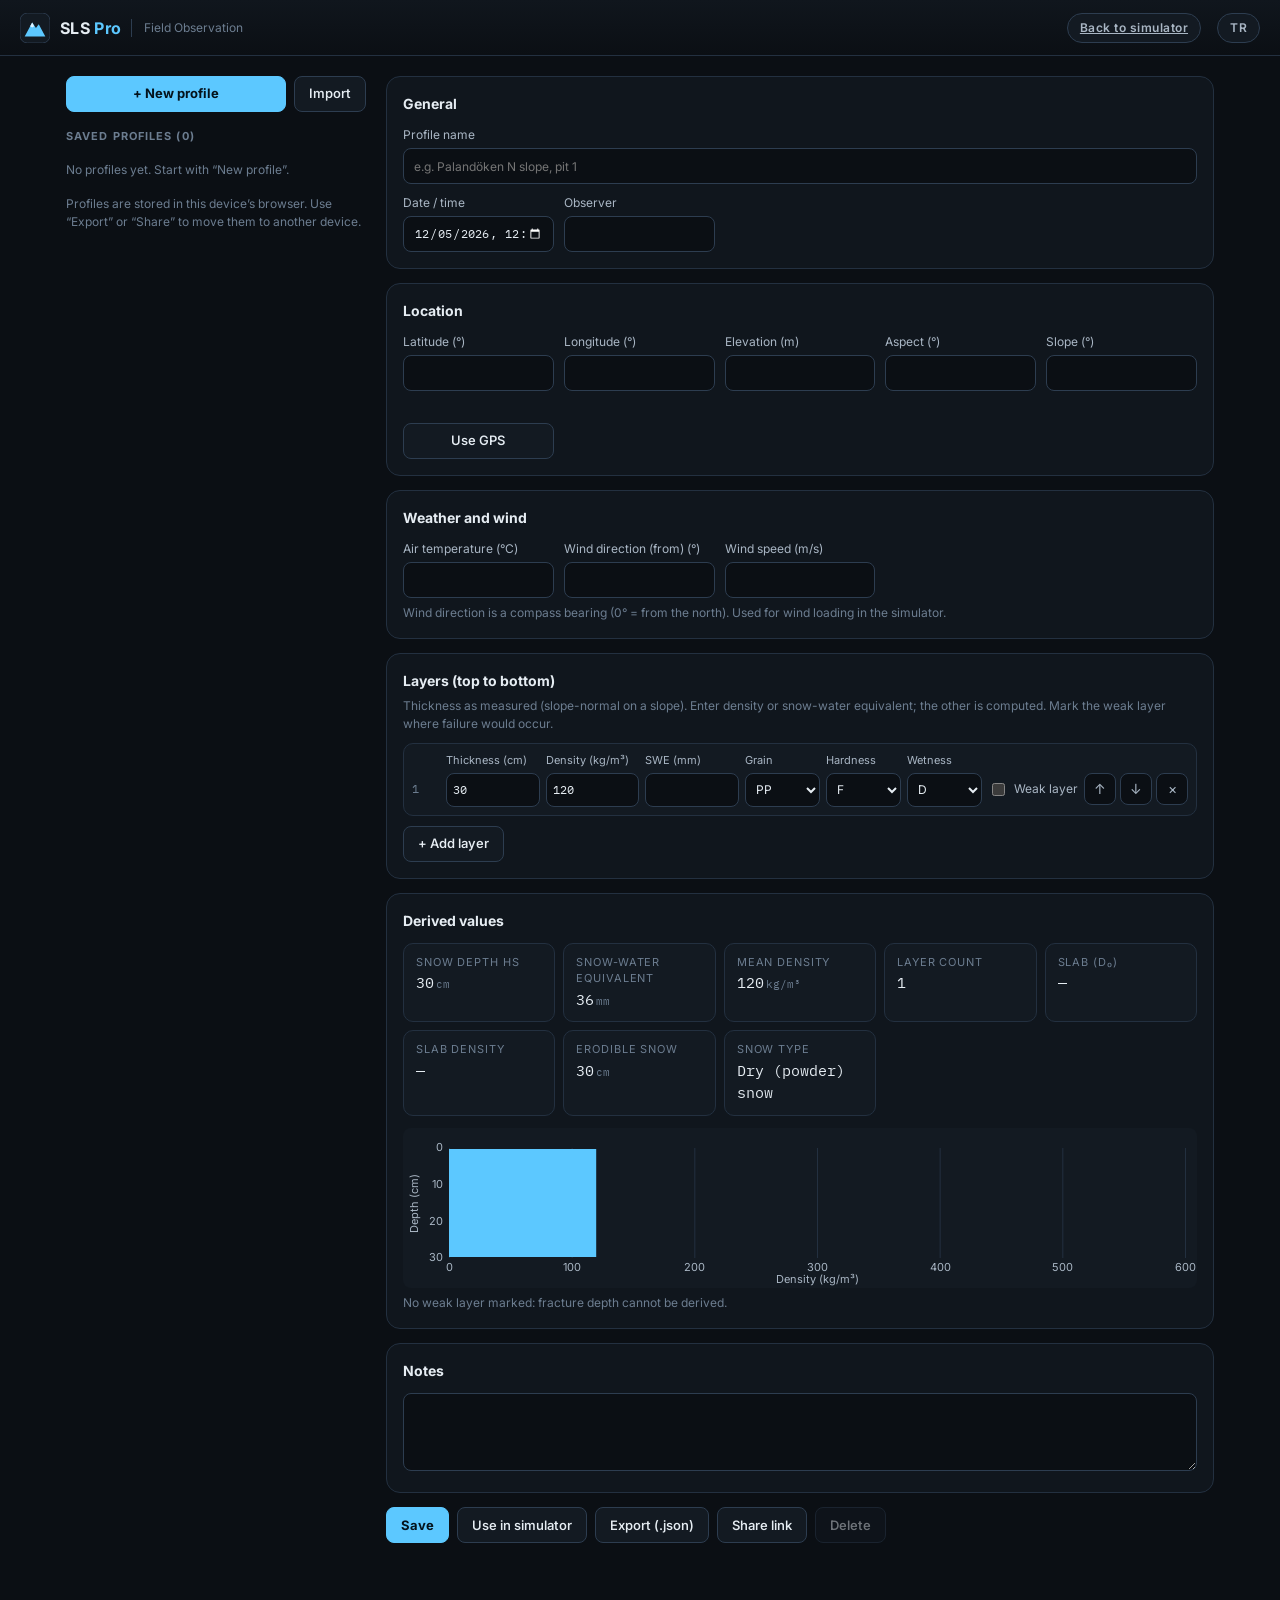
<file: saha.html>
<!doctype html>
<html lang="tr">
<head>
  <meta charset="utf-8">
  <meta name="viewport" content="width=device-width, initial-scale=1">
  <title>SLS Pro Saha</title>
  <meta name="description" content="SLS Pro — kar profili saha rasat girişi">
  <meta name="theme-color" content="#0b0f14">
  <link rel="icon" href="data:image/svg+xml,%3Csvg xmlns='http://www.w3.org/2000/svg' viewBox='0 0 32 32'%3E%3Crect width='32' height='32' rx='8' fill='%230b0f14'/%3E%3Cpath d='M5 25 13 10l4 6 3-4 7 13z' fill='%235cc8ff'/%3E%3Cpath d='M13 10l-2.2 4.2 2.2 1.2 2.1-1.4z' fill='%23dff3ff'/%3E%3C/svg%3E">
  <link rel="preconnect" href="https://fonts.googleapis.com">
  <link rel="preconnect" href="https://fonts.gstatic.com" crossorigin>
  <link href="https://fonts.googleapis.com/css2?family=IBM+Plex+Mono:wght@400;500&family=Inter:wght@400;500;600;700&display=swap" rel="stylesheet">
  <link rel="stylesheet" href="css/app.css?v=0.8.3">
  <link rel="stylesheet" href="css/field.css?v=0.8.3">
</head>
<body class="field-page">
  <header class="topbar">
    <a class="brand" href="index.html">
      <svg class="brand-mark" viewBox="0 0 32 32" aria-hidden="true">
        <rect width="32" height="32" rx="8" fill="#131a22" stroke="#2d3d50"/>
        <path d="M5 25 13 10l4 6 3-4 7 13z" fill="#5cc8ff"/>
        <path d="M13 10l-2.2 4.2 2.2 1.2 2.1-1.4z" fill="#dff3ff"/>
      </svg>
      <span class="brand-name">SLS <b>Pro</b></span>
      <span class="brand-tag" data-i18n="field.tag"></span>
    </a>
    <span class="spacer"></span>
    <a class="chip" href="index.html#/avalanche" data-i18n="field.toSim"></a>
    <button class="chip" id="lang" type="button" aria-label="Language"><span data-i18n="lang.switch"></span></button>
  </header>
  <main id="field"></main>

  <script src="js/i18n.js?v=0.8.3"></script>
  <script src="js/release-notes.js?v=0.8.3"></script>
  <script src="js/core/snowpack.js?v=0.8.3"></script>
  <script src="js/field/field.js?v=0.8.3"></script>
</body>
</html>
</file>
<file: css/app.css>
/* SLS Pro — arayüz */
:root {
  --bg: #0b0f14;
  --bg-2: #10161d;
  --panel: #131a22;
  --panel-2: #18212b;
  --line: #233040;
  --line-2: #2d3d50;
  --text: #e6edf3;
  --text-2: #a9b6c4;
  --text-3: #6c7d90;
  --accent: #5cc8ff;
  --accent-2: #2a9fd8;
  --accent-ink: #04131c;
  --ok: #4fd18b;
  --warn: #f3b33e;
  --danger: #ff6b5e;
  --snow: #dff3ff;
  --radius: 10px;
  --radius-lg: 14px;
  --shadow: 0 10px 30px rgba(0, 0, 0, .35);
  --font: 'Inter', system-ui, -apple-system, 'Segoe UI', Roboto, sans-serif;
  --mono: 'IBM Plex Mono', ui-monospace, 'Cascadia Mono', Consolas, monospace;
  color-scheme: dark;
}

* { box-sizing: border-box; }
html, body { height: 100%; margin: 0; }
body {
  background: var(--bg);
  color: var(--text);
  font: 14px/1.5 var(--font);
  -webkit-font-smoothing: antialiased;
}
button, input, select { font: inherit; color: inherit; }
#app { height: calc(100% - 56px); }
button { cursor: pointer; }
.mono { font-family: var(--mono); font-feature-settings: 'zero' 1; }
.hidden { display: none !important; }

/* ---------- Ortak başlık ---------- */
.topbar {
  height: 56px;
  display: flex; align-items: center; gap: 16px;
  padding: 0 20px;
  border-bottom: 1px solid var(--line);
  background: linear-gradient(180deg, var(--bg-2), var(--bg));
}
.brand { display: flex; align-items: center; gap: 10px; text-decoration: none; color: var(--text); }
.brand-mark { width: 30px; height: 30px; }
.brand-name { font-weight: 700; letter-spacing: .02em; font-size: 16px; }
.brand-name b { color: var(--accent); font-weight: 700; }
.brand-tag { color: var(--text-3); font-size: 12px; border-left: 1px solid var(--line-2); padding-left: 12px; }
.topbar .spacer { flex: 1; }
.chip {
  display: inline-flex; align-items: center; gap: 6px;
  height: 30px; padding: 0 12px;
  border: 1px solid var(--line-2); border-radius: 999px;
  background: var(--panel); color: var(--text-2);
  font-size: 12px; font-weight: 600; letter-spacing: .04em;
}
button.chip:hover { border-color: var(--accent-2); color: var(--text); }
.ver { color: var(--text-3); font-size: 12px; background: none; border: 0; padding: 4px 8px; border-radius: 6px; font-family: var(--mono); }
.ver:hover { color: var(--text); background: var(--panel); }

/* ---------- Sürüm notları ---------- */
.modal-backdrop { position: fixed; inset: 0; z-index: 50; display: grid; place-items: center; padding: 16px; background: rgba(4, 8, 12, .6); backdrop-filter: blur(3px); }
.modal { width: min(640px, 100%); max-height: min(80vh, 720px); display: flex; flex-direction: column; background: var(--panel); border: 1px solid var(--line-2); border-radius: var(--radius-lg); box-shadow: var(--shadow); }
.modal-head { display: flex; align-items: center; justify-content: space-between; padding: 16px 20px; border-bottom: 1px solid var(--line); }
.modal-head h2 { margin: 0; font-size: 17px; }
.modal-x { width: 32px; height: 32px; border-radius: 8px; border: 1px solid var(--line-2); background: var(--bg-2); font-size: 18px; line-height: 1; color: var(--text-2); }
.modal-x:hover { color: var(--text); border-color: var(--accent-2); }
.modal-body { overflow-y: auto; padding: 8px 20px 20px; }
.release { padding-top: 14px; }
.release + .release { border-top: 1px solid var(--line); margin-top: 14px; }
.release-head .badge { text-transform: none; }
.release-head { display: flex; align-items: center; gap: 10px; flex-wrap: wrap; }
.release-date { margin-left: auto; color: var(--text-3); font-size: 12px; }
.release ul { margin: 10px 0 0; padding-left: 18px; color: var(--text-2); font-size: 13.5px; }
.release li { margin-bottom: 6px; }

/* ---------- Başlatıcı ---------- */
.launcher { min-height: 100%; padding: 48px 24px 64px; }
.launcher-inner { max-width: 1180px; margin: 0 auto; }
.hero h1 { font-size: 30px; line-height: 1.2; margin: 0 0 8px; letter-spacing: -.01em; }
.hero p { color: var(--text-2); margin: 0 0 28px; max-width: 640px; }

.core-strip {
  display: flex; align-items: center; gap: 16px;
  padding: 16px 18px; margin-bottom: 28px;
  border: 1px solid var(--line); border-radius: var(--radius-lg);
  background:
    radial-gradient(600px 120px at 0% 0%, rgba(92, 200, 255, .10), transparent 70%),
    var(--panel);
}
.core-strip .core-icon {
  flex: none; width: 44px; height: 44px; border-radius: 10px;
  display: grid; place-items: center;
  background: rgba(92, 200, 255, .12); color: var(--accent);
}
.core-strip .eyebrow { font-size: 11px; text-transform: uppercase; letter-spacing: .12em; color: var(--text-3); }
.core-strip .name { font-weight: 650; }
.core-strip .desc { color: var(--text-2); font-size: 13px; }

.modules { display: grid; grid-template-columns: repeat(auto-fill, minmax(300px, 1fr)); gap: 16px; }
.module {
  position: relative; text-align: left;
  display: flex; flex-direction: column; gap: 10px;
  padding: 20px; min-height: 196px;
  border: 1px solid var(--line); border-radius: var(--radius-lg);
  background: var(--panel);
  transition: border-color .15s, transform .15s, background .15s;
}
.module .m-icon {
  width: 46px; height: 46px; border-radius: 12px;
  display: grid; place-items: center;
  background: var(--panel-2); color: var(--text-2);
}
.module h3 { margin: 4px 0 0; font-size: 17px; }
.module p { margin: 0; color: var(--text-2); font-size: 13px; flex: 1; }
.module .m-foot { display: flex; align-items: center; justify-content: space-between; }
.badge {
  display: inline-flex; align-items: center; gap: 6px;
  font-size: 11px; font-weight: 600; letter-spacing: .06em; text-transform: uppercase;
  padding: 3px 8px; border-radius: 6px;
  background: var(--panel-2); color: var(--text-3);
}
.badge.ok { background: rgba(79, 209, 139, .12); color: var(--ok); }
.badge .dot { width: 6px; height: 6px; border-radius: 50%; background: currentColor; }

.module.active {
  border-color: rgba(92, 200, 255, .45);
  background:
    radial-gradient(420px 200px at 100% 0%, rgba(92, 200, 255, .14), transparent 70%),
    var(--panel);
}
.module.active .m-icon { background: rgba(92, 200, 255, .14); color: var(--accent); }
.module.active:hover { transform: translateY(-2px); border-color: var(--accent); }
.module.active .open { color: var(--accent); font-weight: 600; font-size: 13px; display: inline-flex; gap: 6px; align-items: center; }
.module.disabled { cursor: not-allowed; opacity: .55; }
.module.disabled h3 { color: var(--text-2); }

.launcher-foot { margin-top: 36px; color: var(--text-3); font-size: 12px; }

/* ---------- Çalışma alanı ---------- */
.workspace { height: 100%; display: grid; grid-template-columns: 400px 1fr; }
.workspace > * { min-height: 0; }
.sidebar {
  overflow-y: auto;
  border-right: 1px solid var(--line);
  background: var(--bg-2);
  display: flex; flex-direction: column;
}
.crumb { display: flex; align-items: center; gap: 8px; color: var(--text-2); font-size: 13px; }
.crumb button { background: none; border: 0; color: var(--text-2); padding: 4px 6px; border-radius: 6px; display: inline-flex; gap: 6px; align-items: center; }
.crumb button:hover { color: var(--text); background: var(--panel); }
.crumb .cur { color: var(--text); font-weight: 600; }

.stepper { display: flex; gap: 4px; padding: 14px 16px; border-bottom: 1px solid var(--line); }
.step {
  flex: 1; min-width: 0;
  display: flex; flex-direction: column; align-items: flex-start; gap: 6px;
  font-size: 11px; color: var(--text-3);
}
button.step { background: none; border: 0; padding: 0; text-align: left; font: inherit; font-size: 11px; color: var(--text-3); }
button.step.avail { cursor: pointer; }
button.step.avail:hover .lbl { color: var(--text); }
button.step:disabled { cursor: default; opacity: .6; }
.step .bar { height: 3px; width: 100%; border-radius: 2px; background: var(--line); }
.step .lbl { white-space: nowrap; overflow: hidden; text-overflow: ellipsis; max-width: 100%; }
.step.current { color: var(--text); font-weight: 600; }
.step.current .bar { background: var(--accent); }
.step.done .bar { background: var(--ok); }
.step.locked .lbl::after { content: ' 🔒'; font-size: 9px; }

.section { padding: 18px 16px; border-bottom: 1px solid var(--line); }
.section h2 { font-size: 15px; margin: 0 0 4px; }
.section h4 {
  font-size: 11px; text-transform: uppercase; letter-spacing: .1em;
  color: var(--text-3); margin: 0 0 10px; font-weight: 600;
}
.muted { color: var(--text-2); font-size: 13px; margin: 0; }
.hint { color: var(--text-3); font-size: 12px; margin: 6px 0 0; }

.src-list { display: grid; gap: 8px; }
.src {
  display: grid; grid-template-columns: 18px 1fr; gap: 10px;
  padding: 12px; text-align: left;
  border: 1px solid var(--line); border-radius: var(--radius);
  background: var(--panel);
}
.src:hover { border-color: var(--line-2); }
.src.sel { border-color: var(--accent); background: rgba(92, 200, 255, .06); }
.src.off { opacity: .55; }
.src .radio { width: 16px; height: 16px; margin-top: 2px; border-radius: 50%; border: 2px solid var(--line-2); }
.src.sel .radio { border-color: var(--accent); box-shadow: inset 0 0 0 3px var(--panel), inset 0 0 0 8px var(--accent); }
.src .t { display: flex; align-items: center; gap: 8px; font-weight: 600; }
.src .d { color: var(--text-2); font-size: 12px; margin-top: 2px; }
.tag { font-size: 10px; font-weight: 600; letter-spacing: .05em; text-transform: uppercase; padding: 1px 6px; border-radius: 4px; background: var(--panel-2); color: var(--text-3); }
.tag.ok { color: var(--ok); background: rgba(79, 209, 139, .1); }
.tag.warn { color: var(--warn); background: rgba(243, 179, 62, .1); }

.row { display: flex; gap: 8px; align-items: center; }
.btn {
  height: 36px; padding: 0 14px;
  display: inline-flex; align-items: center; justify-content: center; gap: 8px;
  border-radius: 8px; border: 1px solid var(--line-2);
  background: var(--panel); color: var(--text);
  font-weight: 550; font-size: 13px; white-space: nowrap;
}
.btn:hover:not(:disabled) { border-color: var(--accent-2); }
.btn:disabled { opacity: .45; cursor: not-allowed; }
.btn.primary { background: var(--accent); border-color: var(--accent); color: var(--accent-ink); font-weight: 700; }
.btn.primary:hover:not(:disabled) { background: #7fd6ff; }
.btn.block { width: 100%; }
.btn.on { border-color: var(--accent); color: var(--accent); }
.input, .select {
  height: 36px; padding: 0 10px; min-width: 0;
  border-radius: 8px; border: 1px solid var(--line-2);
  background: var(--bg); color: var(--text);
}
.input:focus, .select:focus { outline: none; border-color: var(--accent-2); box-shadow: 0 0 0 3px rgba(92, 200, 255, .15); }
.input { flex: 1; }

.seg { display: grid; grid-auto-flow: column; grid-auto-columns: 1fr; border: 1px solid var(--line-2); border-radius: 8px; overflow: hidden; }
.seg button { height: 34px; border: 0; background: var(--panel); color: var(--text-2); font-size: 13px; border-right: 1px solid var(--line-2); }
.seg button:last-child { border-right: 0; }
.seg button.sel { background: rgba(92, 200, 255, .14); color: var(--accent); font-weight: 600; }

.kv { display: grid; grid-template-columns: auto 1fr; gap: 6px 14px; font-size: 13px; margin-top: 12px; }
.kv dt { color: var(--text-3); }
.kv dd { margin: 0; text-align: right; font-family: var(--mono); font-size: 12.5px; }

.drop {
  display: grid; place-items: center; text-align: center; gap: 4px;
  padding: 22px 12px; border: 1.5px dashed var(--line-2); border-radius: var(--radius);
  color: var(--text-2); cursor: pointer; background: var(--panel);
}
.drop.over, .drop:hover { border-color: var(--accent); color: var(--text); }
.drop .fn { font-family: var(--mono); color: var(--accent); font-size: 12px; word-break: break-all; }

.progress { margin-top: 12px; }
.progress .track { height: 6px; border-radius: 3px; background: var(--line); overflow: hidden; }
.progress .fill { height: 100%; width: 0; background: linear-gradient(90deg, var(--accent-2), var(--accent)); transition: width .15s; }
.progress .lbl { display: flex; justify-content: space-between; font-size: 12px; color: var(--text-2); margin-top: 6px; }

.alert { margin-top: 12px; padding: 10px 12px; border-radius: 8px; font-size: 13px; border: 1px solid rgba(255, 107, 94, .4); background: rgba(255, 107, 94, .08); color: #ffb3ab; }

.stats { display: grid; grid-template-columns: 1fr 1fr; gap: 8px; }
.stat { padding: 10px 12px; border-radius: var(--radius); background: var(--panel); border: 1px solid var(--line); }
.stat .k { font-size: 11px; color: var(--text-3); text-transform: uppercase; letter-spacing: .08em; }
.stat .v { font-family: var(--mono); font-size: 15px; margin-top: 2px; }
.stat .v small { color: var(--text-3); font-size: 11px; margin-left: 2px; }
.stat.wide { grid-column: 1 / -1; }

.hist { display: grid; gap: 6px; margin-top: 4px; }
.hist .hrow { display: grid; grid-template-columns: 64px 1fr 44px; gap: 8px; align-items: center; font-size: 12px; }
.hist .hrow span:first-child { color: var(--text-3); font-family: var(--mono); }
.hist .hrow span:last-child { text-align: right; font-family: var(--mono); color: var(--text-2); }
.hist .hbar { height: 8px; border-radius: 4px; background: var(--line); overflow: hidden; }
.hist .hbar i { display: block; height: 100%; background: var(--text-3); border-radius: 4px; }
.hist .hrow.crit span:first-child { color: var(--warn); }
.hist .hrow.crit .hbar i { background: var(--warn); }

.toggles { display: grid; gap: 4px; }
.toggle { display: flex; align-items: center; justify-content: space-between; padding: 6px 0; font-size: 13px; }
.switch { position: relative; width: 34px; height: 20px; flex: none; }
.switch input { opacity: 0; width: 0; height: 0; position: absolute; }
.switch span { position: absolute; inset: 0; border-radius: 999px; background: var(--line-2); transition: .15s; }
.switch span::after { content: ''; position: absolute; width: 14px; height: 14px; left: 3px; top: 3px; border-radius: 50%; background: var(--text); transition: .15s; }
.switch input:checked + span { background: var(--accent-2); }
.switch input:checked + span::after { transform: translateX(14px); }
.switch input:focus-visible + span { box-shadow: 0 0 0 3px rgba(92, 200, 255, .3); }

.stack { display: grid; gap: 8px; }
.sidebar-foot { margin-top: auto; padding: 14px 16px; font-size: 11px; color: var(--text-3); }
.sidebar-foot details summary { cursor: pointer; color: var(--text-2); }
.sidebar-foot ul { padding-left: 16px; margin: 8px 0 0; }
.sidebar-foot li { margin-bottom: 6px; }
.sidebar-foot a { color: var(--accent); }

/* ---------- Harita ---------- */
.map-wrap { position: relative; min-width: 0; }
#map { position: absolute; inset: 0; }
.map-wrap.drawing #map .maplibregl-canvas { cursor: crosshair; }
.map-hint {
  position: absolute; top: 14px; left: 50%; transform: translateX(-50%);
  padding: 8px 14px; border-radius: 999px; font-size: 13px;
  background: rgba(11, 15, 20, .85); border: 1px solid var(--accent-2); color: var(--text);
  backdrop-filter: blur(6px); pointer-events: none; z-index: 2;
}
.map-panel {
  position: absolute; z-index: 2;
  background: rgba(19, 26, 34, .92); border: 1px solid var(--line-2);
  border-radius: var(--radius); box-shadow: var(--shadow); backdrop-filter: blur(8px);
}
.legend { left: 12px; bottom: 34px; padding: 10px 12px; font-size: 12px; min-width: 150px; }
.legend h5 { margin: 0 0 6px; font-size: 11px; text-transform: uppercase; letter-spacing: .08em; color: var(--text-3); }
.legend .li { display: flex; align-items: center; gap: 8px; margin: 3px 0; font-family: var(--mono); font-size: 11.5px; }
.legend .sw { width: 14px; height: 10px; border-radius: 2px; }
.coords { left: 12px; top: 12px; padding: 4px 10px; font-family: var(--mono); font-size: 11.5px; color: var(--text-2); white-space: nowrap; }
.view-ctl { right: 12px; top: 12px; display: flex; flex-direction: column; overflow: hidden; }
.view-ctl button { width: 40px; height: 36px; border: 0; background: transparent; color: var(--text-2); font-size: 12px; font-weight: 700; border-bottom: 1px solid var(--line-2); }
.view-ctl button:last-child { border-bottom: 0; }
.view-ctl button:hover { color: var(--text); background: var(--panel-2); }
.view-ctl button.on { color: var(--accent); }

.maplibregl-ctrl-attrib { background: rgba(11, 15, 20, .75) !important; color: var(--text-3); font-size: 10.5px; }
.maplibregl-ctrl-attrib a { color: var(--text-2) !important; }
.maplibregl-ctrl-attrib-button { filter: invert(1); }
.maplibregl-ctrl-group { background: var(--panel) !important; border: 1px solid var(--line-2); }
.maplibregl-ctrl-group button + button { border-top-color: var(--line-2) !important; }
.maplibregl-ctrl-icon { filter: invert(.85); }
.maplibregl-ctrl-scale { background: rgba(11, 15, 20, .7); color: var(--text-2); border-color: var(--text-3); }

/* ---------- Duyarlı ---------- */
@media (max-width: 900px) {
  .brand-tag, .ver { display: none; }
  .topbar { padding: 0 16px; }
  .launcher { padding: 28px 16px 48px; }
  .hero h1 { font-size: 24px; }
  .core-strip { align-items: flex-start; }
  .modules { grid-template-columns: 1fr; }
  #app { height: auto; }
  .workspace { grid-template-columns: 1fr; grid-template-rows: 55vh auto; height: auto; }
  .map-wrap { order: -1; height: 55vh; }
  .sidebar { border-right: 0; overflow: visible; }
}

/* ---------- Çığ adımları ---------- */
.stat .v.sm { font-family: var(--font); font-size: 13px; }
.btn.danger { background: rgba(255, 107, 94, .14); border-color: rgba(255, 107, 94, .6); color: #ffb3ab; font-weight: 700; }
.btn.danger:hover:not(:disabled) { border-color: var(--danger); }
.seg-wrap { grid-auto-flow: row; grid-template-columns: repeat(auto-fit, minmax(96px, 1fr)); }
.seg-wrap button { border-bottom: 1px solid var(--line-2); height: auto; min-height: 34px; padding: 6px 8px; line-height: 1.3; }
.param { margin-bottom: 12px; }
.param-head { display: flex; justify-content: space-between; font-size: 13px; margin-bottom: 4px; }
.param-head span { color: var(--accent); font-size: 12.5px; }
.range { width: 100%; accent-color: var(--accent); }
.zones { display: grid; gap: 6px; font-size: 13px; }
.zones div { display: grid; grid-template-columns: 14px 1fr auto; gap: 10px; align-items: center; }
.zones .sw { width: 14px; height: 10px; border-radius: 2px; }
.zones b { font-weight: 500; font-size: 12.5px; }

/* ---------- Boykesit ve rapor ---------- */
.profile-wrap { position: relative; margin: 0 -4px; }
.profile-wrap canvas { display: block; border-radius: 8px; cursor: crosshair; }
.profile-tip {
  position: absolute; top: 28px; z-index: 2; pointer-events: none;
  display: grid; grid-template-columns: auto auto; gap: 2px 10px; padding: 8px 10px;
  background: rgba(11, 15, 20, .94); border: 1px solid var(--line-2); border-radius: 8px;
  font-size: 11.5px; color: var(--text-2); white-space: nowrap; box-shadow: var(--shadow);
}
.profile-tip b { grid-column: 1 / -1; color: var(--text); font-family: var(--mono); font-weight: 500; margin-bottom: 2px; }
.profile-tip i { font-style: normal; font-family: var(--mono); color: var(--text); text-align: right; }
.field { display: grid; gap: 4px; font-size: 12px; color: var(--text-2); }
.field .input { width: 100%; }
.textarea { height: auto; padding: 8px 10px; resize: vertical; font: inherit; line-height: 1.45; }
.toc { margin: 0 0 14px; padding-left: 20px; color: var(--text-2); font-size: 12.5px; columns: 2; column-gap: 18px; }
.toc li { margin-bottom: 3px; break-inside: avoid; }
.ok-note { margin-top: 12px; padding: 10px 12px; border-radius: 8px; font-size: 13px; border: 1px solid rgba(79, 209, 139, .4); background: rgba(79, 209, 139, .08); color: #9be8bd; }

/* ---------- 0.4.0 ---------- */
.field-link { text-decoration: none; color: inherit; margin-bottom: 12px; border-color: rgba(79, 209, 139, .35);
  background: radial-gradient(600px 120px at 0% 0%, rgba(79, 209, 139, .10), transparent 70%), var(--panel); }
.field-link .core-icon { background: rgba(79, 209, 139, .12); color: var(--ok); }
.field-link:hover { border-color: var(--ok); }
.field-link .open-arrow { margin-left: auto; color: var(--ok); font-weight: 700; font-size: 18px; }
.fgrid2 { display: grid; grid-template-columns: 1fr 1fr; gap: 8px; }
.fgrid2 .field .input { width: 100%; }
.compass { display: grid; grid-template-columns: repeat(8, 1fr); gap: 4px; margin-top: 8px; }
.compass button { height: 30px; border-radius: 6px; border: 1px solid var(--line-2); background: var(--panel); color: var(--text-2); font-size: 11.5px; font-weight: 600; }
.compass button.sel { border-color: var(--accent); color: var(--accent); background: rgba(92, 200, 255, .1); }
.ptable { width: 100%; border-collapse: collapse; font-size: 12.5px; }
.ptable th, .ptable td { padding: 6px 6px; border-bottom: 1px solid var(--line); text-align: right; }
.ptable th:first-child, .ptable td:first-child { text-align: left; color: var(--text-2); }
.ptable th { color: var(--text-3); font-weight: 600; font-size: 11px; text-transform: uppercase; letter-spacing: .06em; }
.ptable td { font-family: var(--mono); }
.ptable td.sm { font-family: var(--font); font-size: 11px; color: var(--text-2); }
.ptable.assets td:first-child { font-family: var(--font); color: var(--text); }
.ptable.assets td small { display: block; color: var(--text-3); font-size: 11px; }
.ptable.assets td:nth-child(2) { font-family: var(--font); text-align: left; white-space: nowrap; }
.matrix-table td { text-align: center !important; font-family: var(--font); font-size: 12px; }
.matrix-table td:first-child { text-align: left !important; font-family: var(--mono); }
.matrix-table td.zr { background: rgba(220, 38, 38, .22); }
.matrix-table td.zb { background: rgba(37, 99, 235, .22); }
.matrix-table td.zy { background: rgba(250, 204, 21, .18); }
.zdot { display: inline-block; width: 9px; height: 9px; border-radius: 50%; margin-right: 6px; vertical-align: 0; }
.calib { margin-top: 10px; font-size: 13px; }
.calib summary { cursor: pointer; color: var(--text-2); padding: 4px 0; }
.setlist { list-style: none; margin: 6px 0 0; padding: 0; display: grid; gap: 6px; }
.setlist li { display: flex; align-items: center; gap: 6px; padding: 8px; border: 1px solid var(--line); border-radius: 8px; background: var(--panel); }
.setlist li span { flex: 1; min-width: 0; display: grid; }
.setlist small { color: var(--text-3); font-size: 11px; font-family: var(--mono); }
.icon-btn { width: 30px; height: 30px; border-radius: 8px; border: 1px solid var(--line-2); background: var(--bg); color: var(--text-2); font-size: 14px; line-height: 1; flex: none; }
.icon-btn:hover { color: var(--text); border-color: var(--accent-2); }
.info-note { padding: 10px 12px; border-radius: 8px; font-size: 13px; border: 1px solid rgba(92, 200, 255, .35); background: rgba(92, 200, 255, .07); color: #bfe8ff; }
.alert.strong { border-color: var(--danger); background: rgba(255, 107, 94, .14); color: #ffd1cc; margin-top: 0; }

/* ---------- Zaman çizelgesi ---------- */
.tl-row { display: flex; gap: 10px; align-items: center; }
.tl-play { width: 42px; height: 38px; padding: 0; flex: none; }
.tl-row .range { flex: 1; }
.tl-meta { display: flex; justify-content: space-between; gap: 8px; margin-top: 6px; font-size: 12px; color: var(--text-2); }
.tl-chart { display: block; margin-top: 8px; border-radius: 6px; cursor: pointer; }
.tl-opts { display: grid; grid-template-columns: 1.3fr 1fr; gap: 8px; margin-top: 8px; }
.tl-opts .seg button { height: 30px; font-size: 12px; }

/* ---------- 0.6.0 ---------- */
.grad { height: 10px; border-radius: 3px; margin: 2px 0 4px; min-width: 150px; }
.grad-ticks { display: flex; justify-content: space-between; gap: 8px; font-size: 11px; color: var(--text-2); }
.proj-list li .btn { height: 30px; }

/* Doğrulama / kalibrasyon */
.info-note.val-good { border-color: rgba(74, 222, 128, .45); background: rgba(74, 222, 128, .08); color: #c7f5d6; }
.info-note.val-fair { border-color: rgba(250, 204, 21, .45); background: rgba(250, 204, 21, .08); color: #fbe9a6; }
.info-note.val-poor { border-color: rgba(255, 107, 94, .45); background: rgba(255, 107, 94, .08); color: #ffc2bb; }
.calib-table th { text-transform: none; letter-spacing: 0; font-size: 12px; }
.calib-table tr.best td { color: var(--text); font-weight: 700; background: rgba(92, 200, 255, .08); }
.calib-table td small { font-family: var(--font); color: var(--text-3); font-size: 10.5px; }
</file>
<file: css/field.css>
/* SLS Pro Saha — kar profili girişi */
.field-page #field { height: auto; }
.fld { max-width: 1180px; margin: 0 auto; padding: 20px 16px 64px; display: grid; grid-template-columns: 300px 1fr; gap: 20px; align-items: start; }
.fld-list { position: sticky; top: 16px; display: grid; gap: 10px; }
.fld-list .card { border: 1px solid var(--line); border-radius: var(--radius); background: var(--panel); }
.plist { display: grid; gap: 6px; max-height: 60vh; overflow-y: auto; }
.pitem { display: grid; gap: 2px; padding: 10px 12px; text-align: left; border: 1px solid var(--line); border-radius: var(--radius); background: var(--panel); }
.pitem:hover { border-color: var(--line-2); }
.pitem.sel { border-color: var(--accent); background: rgba(92, 200, 255, .06); }
.pitem .t { font-weight: 600; font-size: 13.5px; }
.pitem .d { color: var(--text-3); font-size: 12px; font-family: var(--mono); }
.fld-main { display: grid; gap: 14px; min-width: 0; }
.fcard { border: 1px solid var(--line); border-radius: var(--radius-lg); background: var(--bg-2); padding: 16px; }
.fcard h3 { margin: 0 0 12px; font-size: 14px; }
.fgrid { display: grid; grid-template-columns: repeat(auto-fill, minmax(150px, 1fr)); gap: 10px; }
.fgrid .field .input, .fgrid .field .select { width: 100%; }
.layers { display: grid; gap: 8px; }
.lrow { display: grid; grid-template-columns: 28px repeat(3, minmax(70px, 1fr)) repeat(3, minmax(64px, .8fr)) auto auto; gap: 6px; align-items: end; padding: 8px; border: 1px solid var(--line); border-radius: var(--radius); background: var(--panel); }
.lrow.weak { border-color: rgba(243, 179, 62, .6); }
.lrow .no { font-family: var(--mono); color: var(--text-3); font-size: 12px; padding-bottom: 9px; }
.lrow .field span { font-size: 11px; }
.lrow .input, .lrow .select { height: 34px; width: 100%; padding: 0 6px; }
.lrow .wk { display: flex; align-items: center; gap: 6px; font-size: 12px; color: var(--text-2); padding-bottom: 8px; white-space: nowrap; }
.lrow .acts { display: flex; gap: 4px; padding-bottom: 2px; }
.icon-btn { width: 32px; height: 32px; border-radius: 8px; border: 1px solid var(--line-2); background: var(--bg); color: var(--text-2); font-size: 14px; line-height: 1; }
.icon-btn:hover { color: var(--text); border-color: var(--accent-2); }
.summary { display: grid; grid-template-columns: repeat(auto-fill, minmax(140px, 1fr)); gap: 8px; }
.profile-chart { width: 100%; display: block; margin-top: 12px; border-radius: 8px; }
.factions { display: flex; flex-wrap: wrap; gap: 8px; }
.ftoast { position: fixed; left: 50%; bottom: 20px; transform: translateX(-50%); z-index: 60; padding: 10px 16px; border-radius: 999px; background: var(--panel-2); border: 1px solid var(--accent-2); font-size: 13px; box-shadow: var(--shadow); }
@media (max-width: 900px) {
  .fld { grid-template-columns: 1fr; padding: 16px 16px 48px; }
  .fld-list { position: static; }
  .plist { max-height: none; }
  .lrow { grid-template-columns: 24px 1fr 1fr 1fr; }
  .lrow .grain, .lrow .hard, .lrow .wet { grid-column: span 1; }
  .lrow .wk { grid-column: 2 / span 2; }
  .lrow .acts { grid-column: 4; justify-content: flex-end; }
}
</file>
